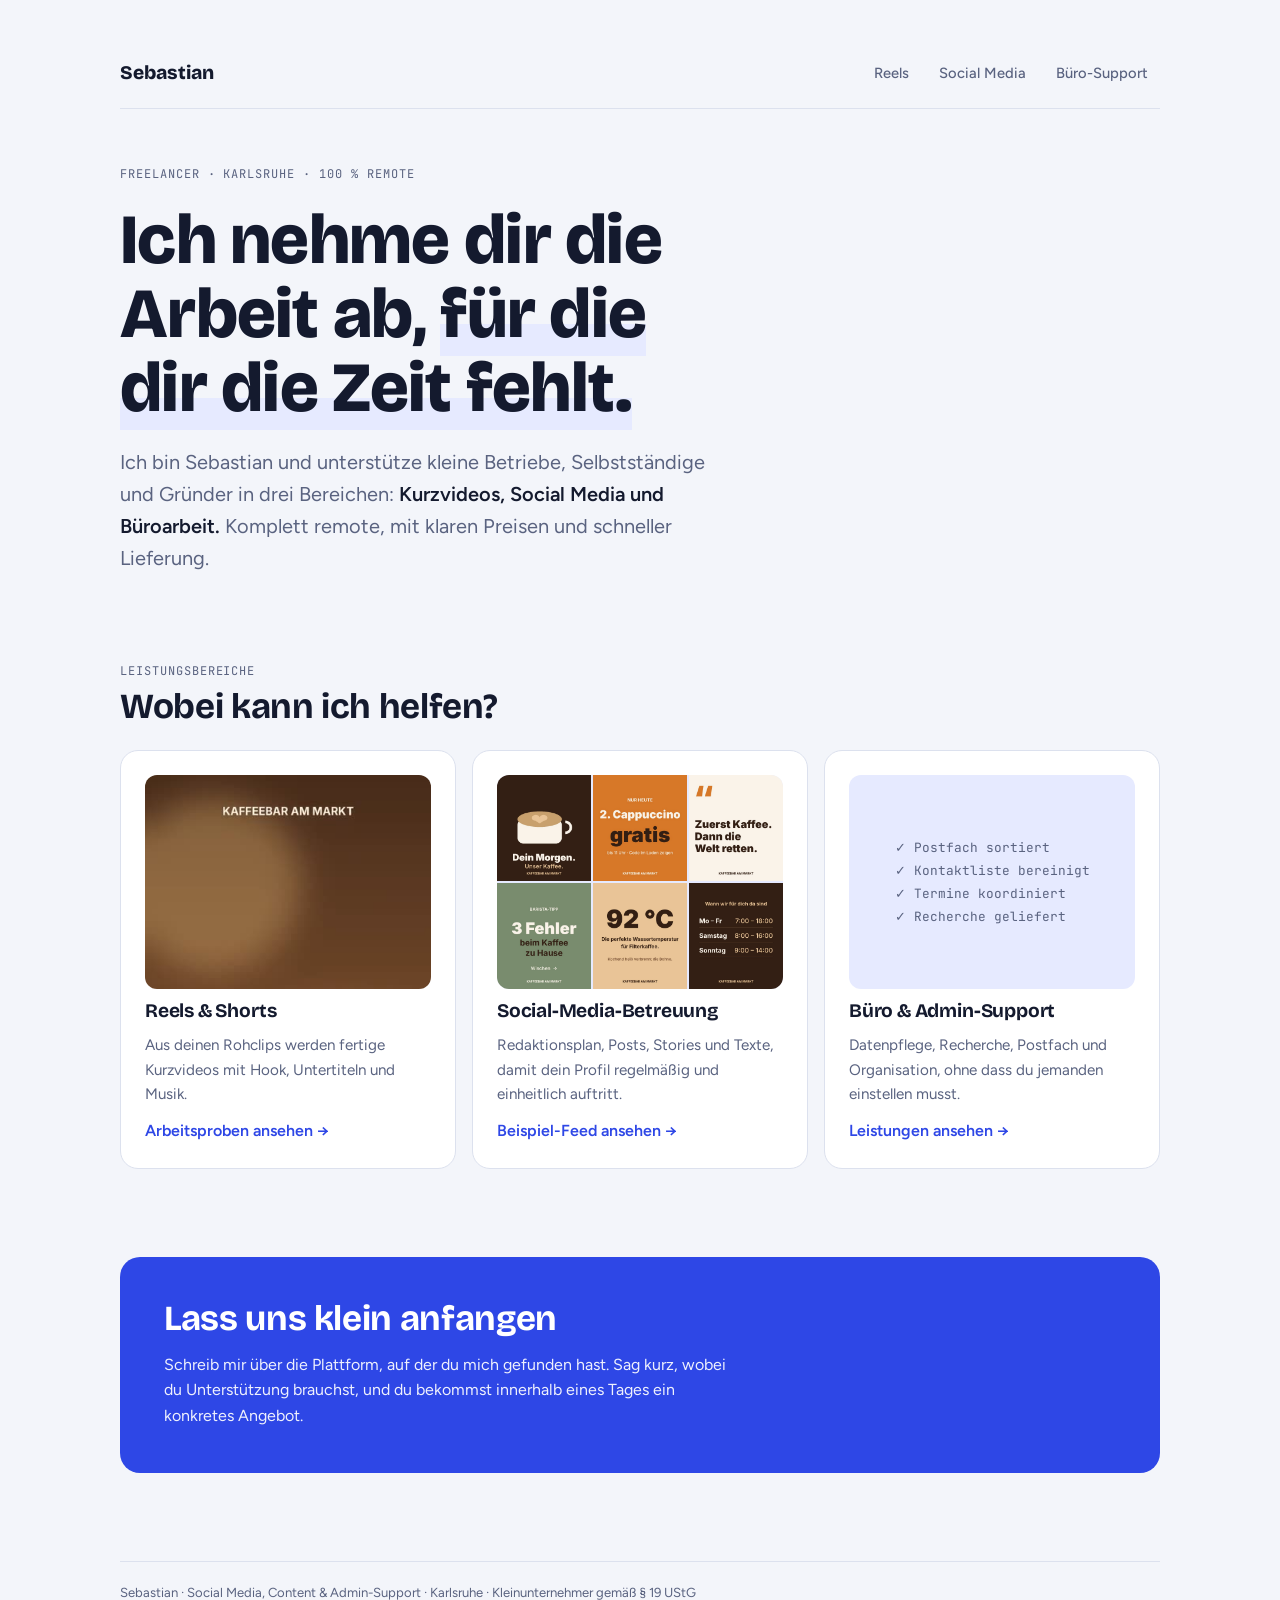
<file: index.html>
<!doctype html>
<html lang="de">
<head>
<meta charset="utf-8">
<meta name="viewport" content="width=device-width, initial-scale=1, viewport-fit=cover">
<title>Portfolio Sebastian</title>
<meta name="description" content="Sebastian – Reels-Schnitt, Social-Media-Betreuung und Büro-Support. Freelancer aus Karlsruhe, 100 % remote.">
<link rel="preconnect" href="https://fonts.googleapis.com">
<link rel="stylesheet" href="https://fonts.googleapis.com/css2?family=Bricolage+Grotesque:opsz,wght@12..96,500;12..96,700;12..96,800&family=Figtree:wght@400;500;600&family=JetBrains+Mono:wght@500&display=swap">
<link rel="stylesheet" href="style.css">
</head>
<body>
<div class="wrap">
  <div class="top">
    <nav class="nav" aria-label="Hauptnavigation">
      <a class="home" href="./">Sebastian</a>
      <ul>
        <li><a class="tab" href="reels/">Reels</a></li>
        <li><a class="tab" href="social-media/">Social Media</a></li>
        <li><a class="tab" href="office/">Büro-Support</a></li>
      </ul>
    </nav>
    <header class="hero">
      <span class="label">Freelancer · Karlsruhe · 100 % remote</span>
      <h1>Ich nehme dir die Arbeit ab, <span class="hl">für die dir die Zeit fehlt.</span></h1>
      <p class="lead">Ich bin Sebastian und unterstütze kleine Betriebe, Selbstständige und Gründer in drei Bereichen: <strong>Kurzvideos, Social Media und Büroarbeit.</strong> Komplett remote, mit klaren Preisen und schneller Lieferung.</p>
    </header>
  </div>

  <section aria-labelledby="h-areas">
    <div class="sec-head">
      <span class="label">Leistungsbereiche</span>
      <h2 id="h-areas">Wobei kann ich helfen?</h2>
    </div>
    <div class="areas">
      <a class="area" href="reels/">
        <div class="thumb"><img src="reels/cafe.jpg" alt="Ausschnitt aus einem Beispiel-Reel" loading="lazy"></div>
        <h3>Reels &amp; Shorts</h3>
        <p>Aus deinen Rohclips werden fertige Kurzvideos mit Hook, Untertiteln und Musik.</p>
        <span class="go">Arbeitsproben ansehen →</span>
      </a>
      <a class="area" href="social-media/">
        <div class="thumb grid3">
          <img src="social-media/feed/post1.jpg" alt="" loading="lazy"><img src="social-media/feed/post2.jpg" alt="" loading="lazy"><img src="social-media/feed/post3.jpg" alt="" loading="lazy">
          <img src="social-media/feed/post4.jpg" alt="" loading="lazy"><img src="social-media/feed/post5.jpg" alt="" loading="lazy"><img src="social-media/feed/post6.jpg" alt="" loading="lazy">
        </div>
        <h3>Social-Media-Betreuung</h3>
        <p>Redaktionsplan, Posts, Stories und Texte, damit dein Profil regelmäßig und einheitlich auftritt.</p>
        <span class="go">Beispiel-Feed ansehen →</span>
      </a>
      <a class="area" href="office/">
        <div class="thumb office" aria-hidden="true">✓ Postfach sortiert<br>✓ Kontaktliste bereinigt<br>✓ Termine koordiniert<br>✓ Recherche geliefert</div>
        <h3>Büro &amp; Admin-Support</h3>
        <p>Datenpflege, Recherche, Postfach und Organisation, ohne dass du jemanden einstellen musst.</p>
        <span class="go">Leistungen ansehen →</span>
      </a>
    </div>
  </section>

  <section class="contact" aria-labelledby="h-contact">
    <h2 id="h-contact">Lass uns klein anfangen</h2>
    <p>Schreib mir über die Plattform, auf der du mich gefunden hast. Sag kurz, wobei du Unterstützung brauchst, und du bekommst innerhalb eines Tages ein konkretes Angebot.</p>
  </section>

  <footer>Sebastian · Social Media, Content &amp; Admin-Support · Karlsruhe · Kleinunternehmer gemäß § 19 UStG</footer>
</div>
</body>
</html>
</file>
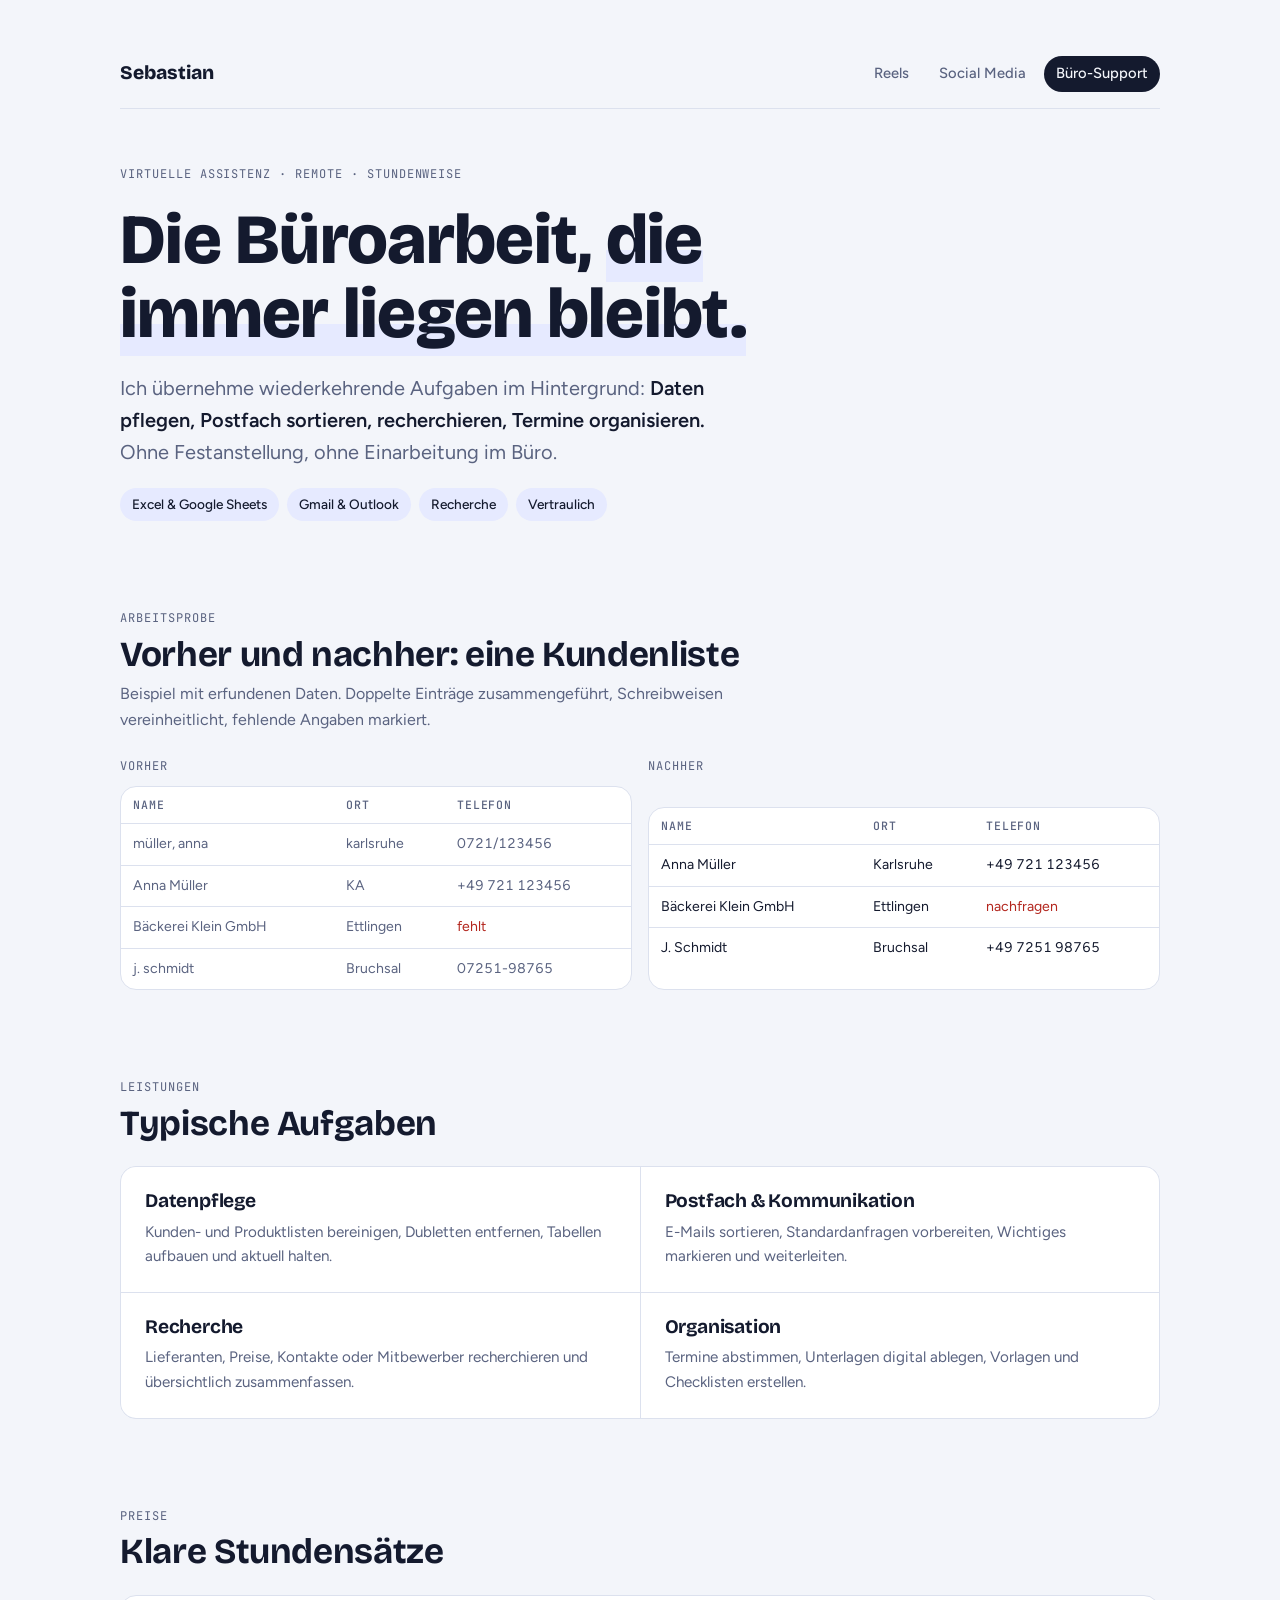
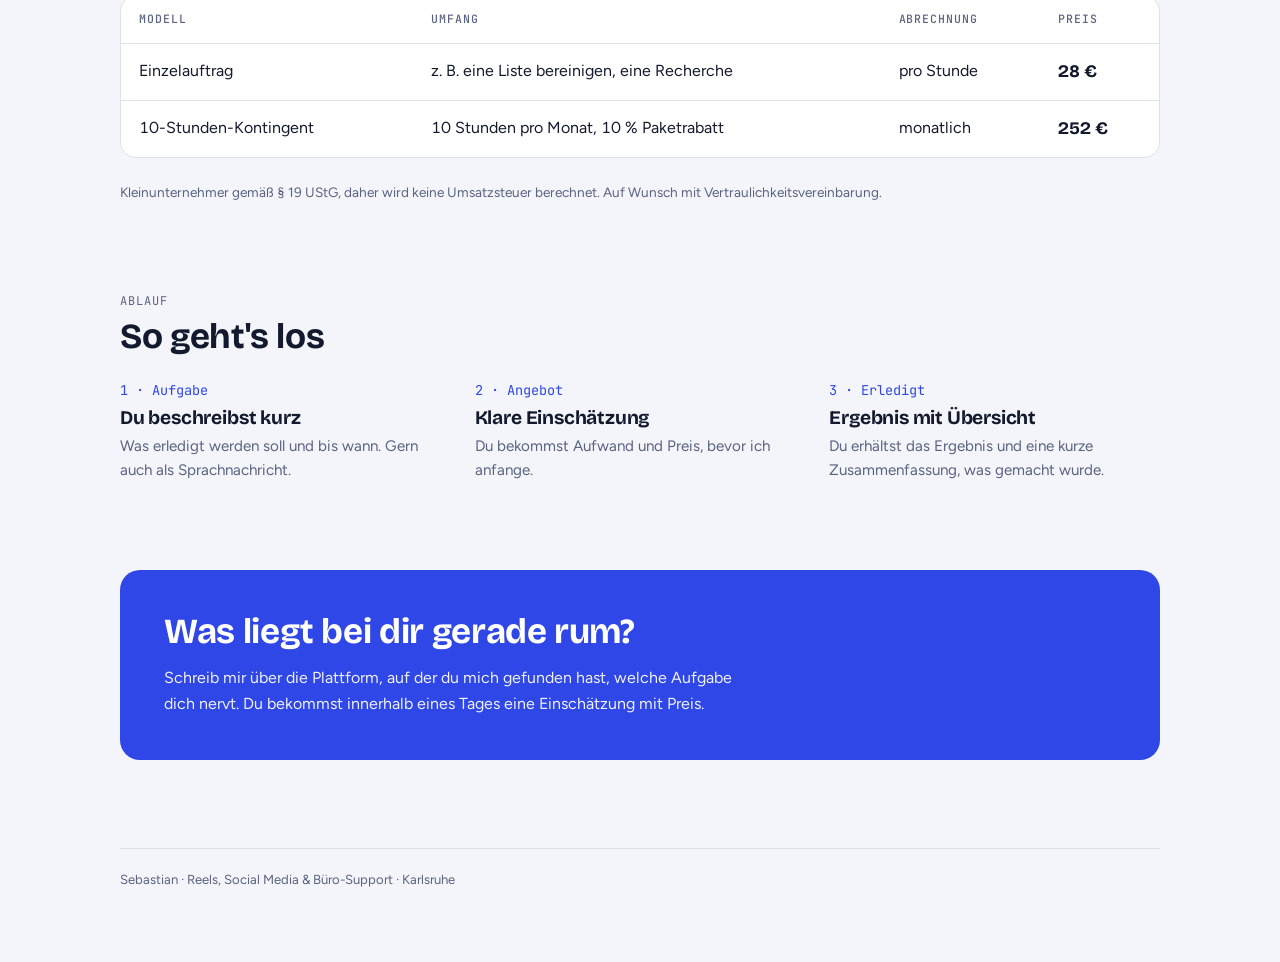
<file: office/index.html>
<!doctype html>
<html lang="de">
<head>
<meta charset="utf-8">
<meta name="viewport" content="width=device-width, initial-scale=1, viewport-fit=cover">
<title>Büro-Support · Sebastian</title>
<meta name="description" content="Virtuelle Assistenz für Selbstständige und kleine Betriebe: Datenpflege, Recherche, Postfach und Organisation. Remote, stundenweise.">
<link rel="preconnect" href="https://fonts.googleapis.com">
<link rel="stylesheet" href="https://fonts.googleapis.com/css2?family=Bricolage+Grotesque:opsz,wght@12..96,500;12..96,700;12..96,800&family=Figtree:wght@400;500;600&family=JetBrains+Mono:wght@500&display=swap">
<link rel="stylesheet" href="../style.css">
</head>
<body>
<div class="wrap">
  <div class="top">
    <nav class="nav" aria-label="Hauptnavigation">
      <a class="home" href="../">Sebastian</a>
      <ul>
        <li><a class="tab" href="../reels/">Reels</a></li>
        <li><a class="tab" href="../social-media/">Social Media</a></li>
        <li><a class="tab" href="./" aria-current="page">Büro-Support</a></li>
      </ul>
    </nav>
    <header class="hero">
      <span class="label">Virtuelle Assistenz · remote · stundenweise</span>
      <h1>Die Büroarbeit, <span class="hl">die immer liegen bleibt.</span></h1>
      <p class="lead">Ich übernehme wiederkehrende Aufgaben im Hintergrund: <strong>Daten pflegen, Postfach sortieren, recherchieren, Termine organisieren.</strong> Ohne Festanstellung, ohne Einarbeitung im Büro.</p>
      <div class="facts">
        <span class="chip">Excel &amp; Google Sheets</span>
        <span class="chip">Gmail &amp; Outlook</span>
        <span class="chip">Recherche</span>
        <span class="chip">Vertraulich</span>
      </div>
    </header>
  </div>

  <section aria-labelledby="h-ba">
    <div class="sec-head">
      <span class="label">Arbeitsprobe</span>
      <h2 id="h-ba">Vorher und nachher: eine Kundenliste</h2>
      <p>Beispiel mit erfundenen Daten. Doppelte Einträge zusammengeführt, Schreibweisen vereinheitlicht, fehlende Angaben markiert.</p>
    </div>
    <div class="ba">
      <figure>
        <figcaption>Vorher</figcaption>
        <div class="table-wrap">
          <table class="messy">
            <thead><tr><th>Name</th><th>Ort</th><th>Telefon</th></tr></thead>
            <tbody>
              <tr><td>müller, anna</td><td>karlsruhe</td><td>0721/123456</td></tr>
              <tr><td>Anna Müller</td><td>KA</td><td>+49 721 123456</td></tr>
              <tr><td>Bäckerei Klein GmbH </td><td>Ettlingen</td><td><span class="bad">fehlt</span></td></tr>
              <tr><td>j. schmidt</td><td>Bruchsal</td><td>07251-98765</td></tr>
            </tbody>
          </table>
        </div>
      </figure>
      <figure>
        <figcaption>Nachher</figcaption>
        <div class="table-wrap">
          <table>
            <thead><tr><th>Name</th><th>Ort</th><th>Telefon</th></tr></thead>
            <tbody>
              <tr><td>Anna Müller</td><td>Karlsruhe</td><td>+49 721 123456</td></tr>
              <tr><td>Bäckerei Klein GmbH</td><td>Ettlingen</td><td><span class="bad">nachfragen</span></td></tr>
              <tr><td>J. Schmidt</td><td>Bruchsal</td><td>+49 7251 98765</td></tr>
            </tbody>
          </table>
        </div>
      </figure>
    </div>
  </section>

  <section aria-labelledby="h-svc">
    <div class="sec-head">
      <span class="label">Leistungen</span>
      <h2 id="h-svc">Typische Aufgaben</h2>
    </div>
    <div class="services">
      <div class="svc"><h3>Datenpflege</h3><p>Kunden- und Produktlisten bereinigen, Dubletten entfernen, Tabellen aufbauen und aktuell halten.</p></div>
      <div class="svc"><h3>Postfach &amp; Kommunikation</h3><p>E-Mails sortieren, Standardanfragen vorbereiten, Wichtiges markieren und weiterleiten.</p></div>
      <div class="svc"><h3>Recherche</h3><p>Lieferanten, Preise, Kontakte oder Mitbewerber recherchieren und übersichtlich zusammenfassen.</p></div>
      <div class="svc"><h3>Organisation</h3><p>Termine abstimmen, Unterlagen digital ablegen, Vorlagen und Checklisten erstellen.</p></div>
    </div>
  </section>

  <section aria-labelledby="h-price">
    <div class="sec-head">
      <span class="label">Preise</span>
      <h2 id="h-price">Klare Stundensätze</h2>
    </div>
    <div class="table-wrap">
      <table>
        <thead><tr><th>Modell</th><th>Umfang</th><th>Abrechnung</th><th>Preis</th></tr></thead>
        <tbody>
          <tr><td>Einzelauftrag</td><td>z. B. eine Liste bereinigen, eine Recherche</td><td>pro Stunde</td><td class="price">28 €</td></tr>
          <tr><td>10-Stunden-Kontingent</td><td>10 Stunden pro Monat, 10 % Paketrabatt</td><td>monatlich</td><td class="price">252 €</td></tr>
        </tbody>
      </table>
    </div>
    <p class="note">Kleinunternehmer gemäß § 19 UStG, daher wird keine Umsatzsteuer berechnet. Auf Wunsch mit Vertraulichkeitsvereinbarung.</p>
  </section>

  <section aria-labelledby="h-how">
    <div class="sec-head">
      <span class="label">Ablauf</span>
      <h2 id="h-how">So geht's los</h2>
    </div>
    <div class="steps">
      <div class="step"><span class="n">1 · Aufgabe</span><h3>Du beschreibst kurz</h3><p>Was erledigt werden soll und bis wann. Gern auch als Sprachnachricht.</p></div>
      <div class="step"><span class="n">2 · Angebot</span><h3>Klare Einschätzung</h3><p>Du bekommst Aufwand und Preis, bevor ich anfange.</p></div>
      <div class="step"><span class="n">3 · Erledigt</span><h3>Ergebnis mit Übersicht</h3><p>Du erhältst das Ergebnis und eine kurze Zusammenfassung, was gemacht wurde.</p></div>
    </div>
  </section>

  <section class="contact" aria-labelledby="h-contact">
    <h2 id="h-contact">Was liegt bei dir gerade rum?</h2>
    <p>Schreib mir über die Plattform, auf der du mich gefunden hast, welche Aufgabe dich nervt. Du bekommst innerhalb eines Tages eine Einschätzung mit Preis.</p>
  </section>

  <footer>Sebastian · Reels, Social Media &amp; Büro-Support · Karlsruhe</footer>
</div>
</body>
</html>
</file>
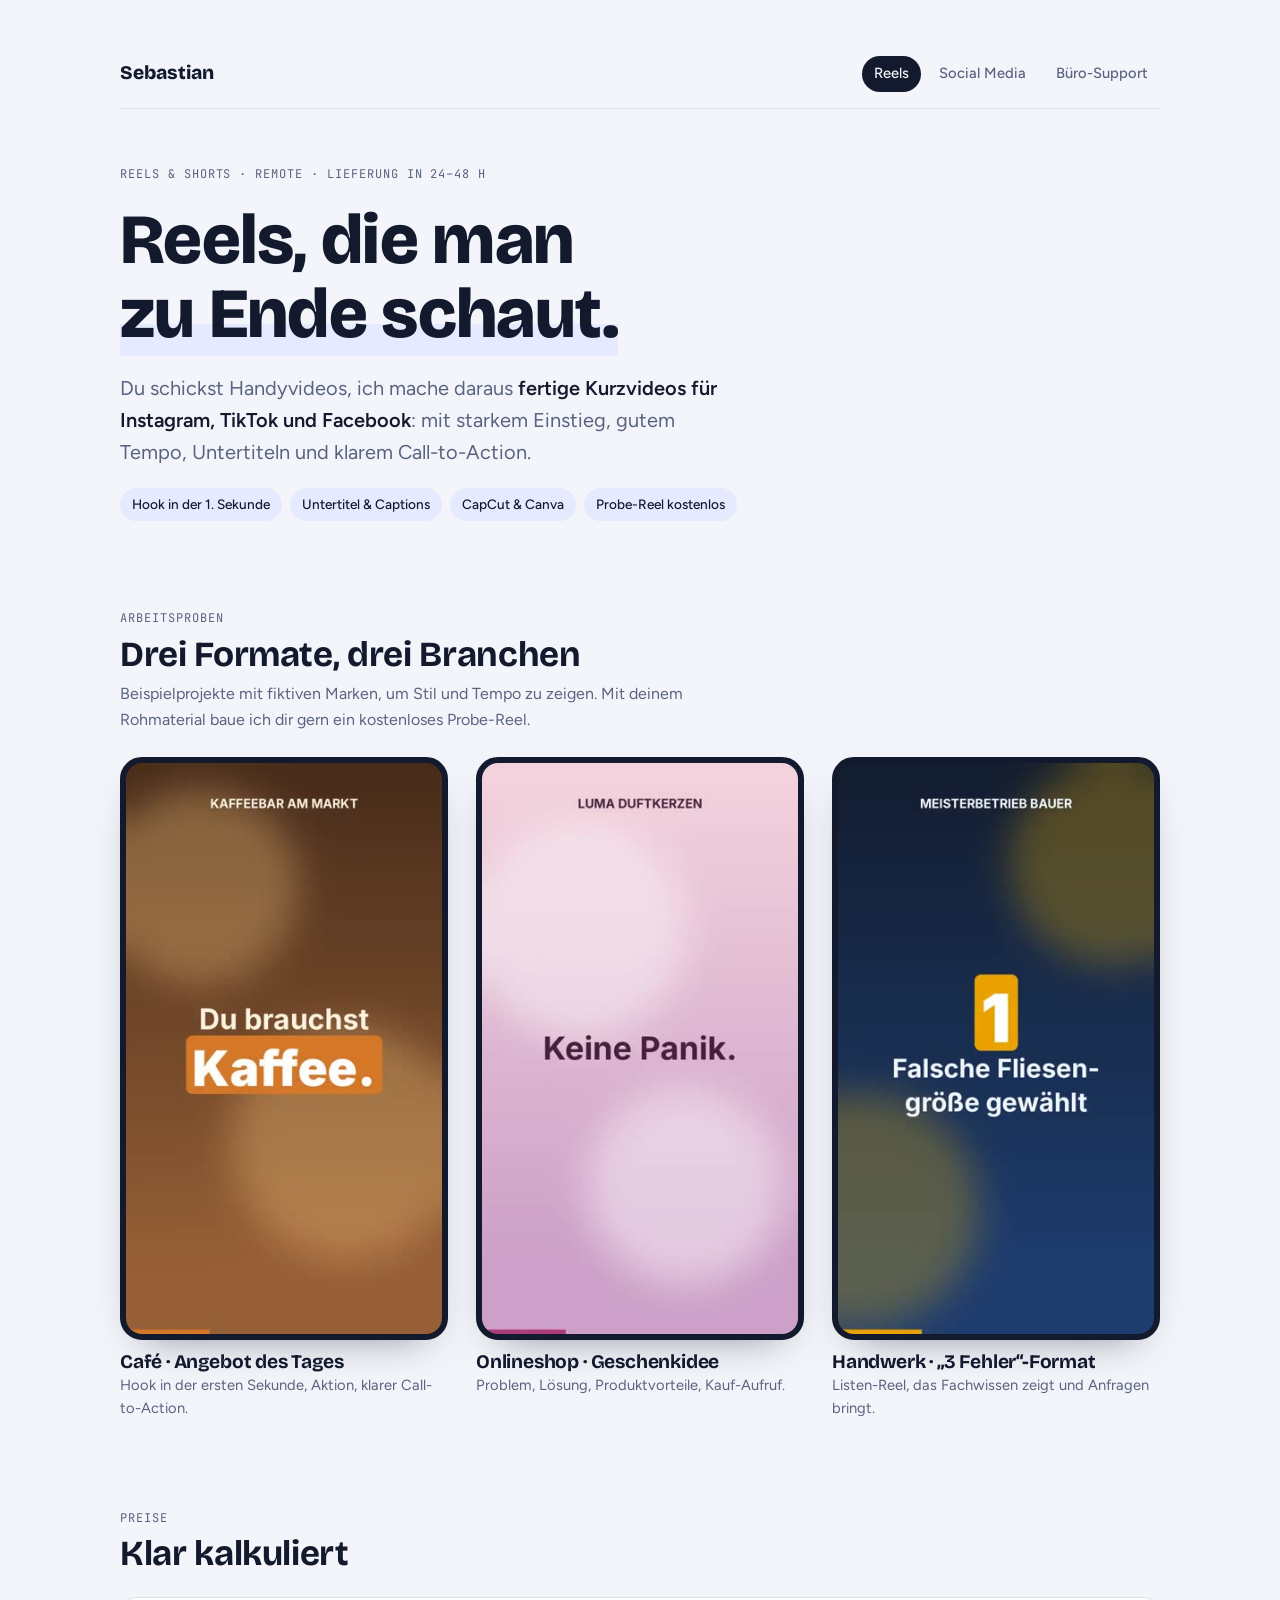
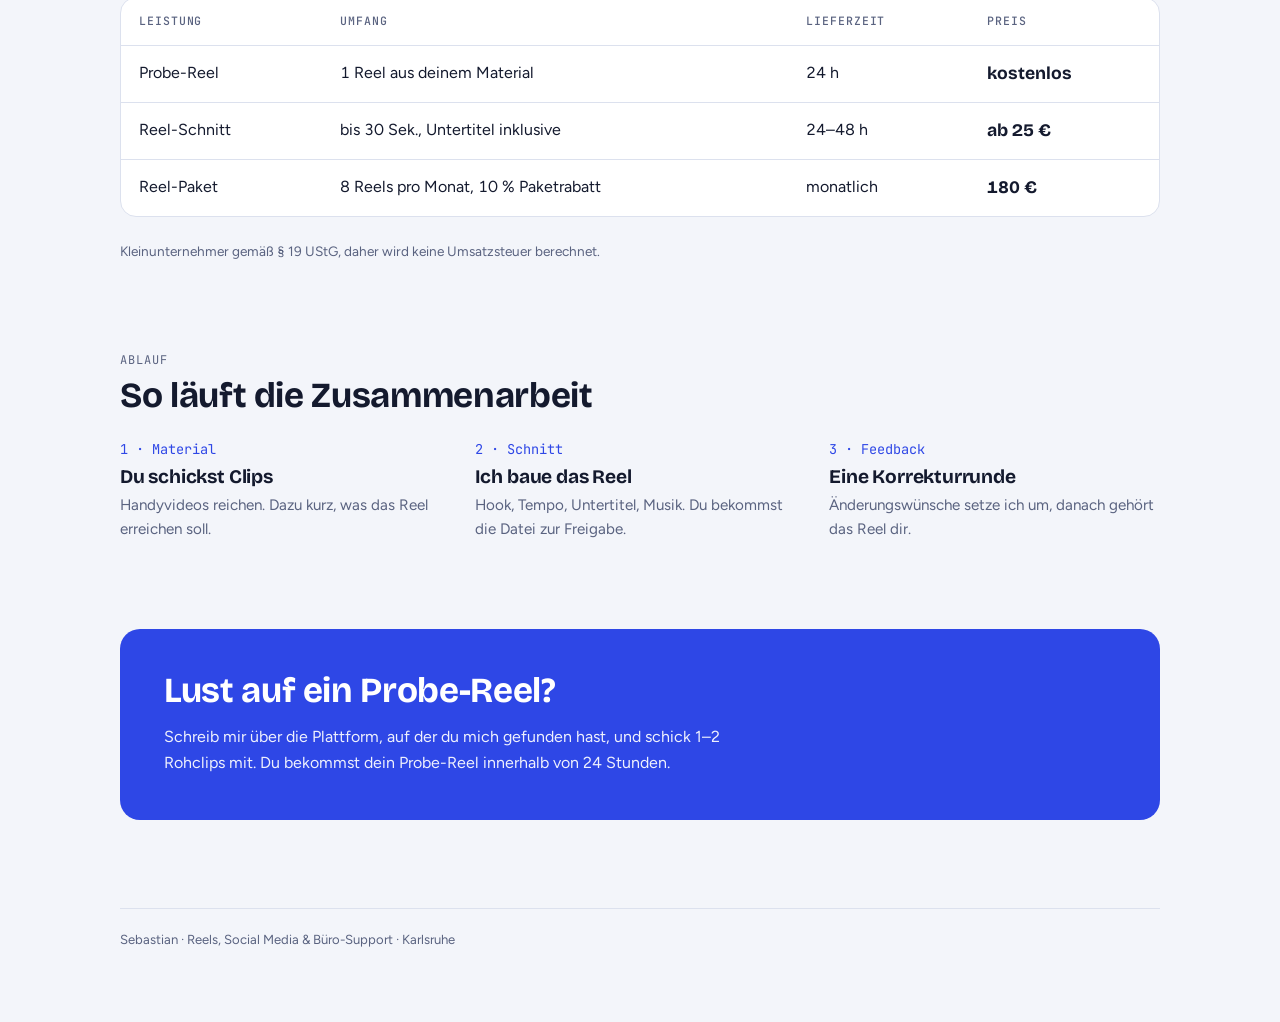
<file: reels/index.html>
<!doctype html>
<html lang="de">
<head>
<meta charset="utf-8">
<meta name="viewport" content="width=device-width, initial-scale=1, viewport-fit=cover">
<title>Reels-Schnitt · Sebastian</title>
<meta name="description" content="Reels und Shorts für Instagram, TikTok und Facebook. Schnitt, Untertitel, Hook. Ab 25 € pro Reel, kostenloses Probe-Reel.">
<link rel="preconnect" href="https://fonts.googleapis.com">
<link rel="stylesheet" href="https://fonts.googleapis.com/css2?family=Bricolage+Grotesque:opsz,wght@12..96,500;12..96,700;12..96,800&family=Figtree:wght@400;500;600&family=JetBrains+Mono:wght@500&display=swap">
<link rel="stylesheet" href="../style.css">
</head>
<body>
<div class="wrap">
  <div class="top">
    <nav class="nav" aria-label="Hauptnavigation">
      <a class="home" href="../">Sebastian</a>
      <ul>
        <li><a class="tab" href="./" aria-current="page">Reels</a></li>
        <li><a class="tab" href="../social-media/">Social Media</a></li>
        <li><a class="tab" href="../office/">Büro-Support</a></li>
      </ul>
    </nav>
    <header class="hero">
      <span class="label">Reels &amp; Shorts · remote · Lieferung in 24–48 h</span>
      <h1>Reels, die man <span class="hl">zu Ende schaut.</span></h1>
      <p class="lead">Du schickst Handyvideos, ich mache daraus <strong>fertige Kurzvideos für Instagram, TikTok und Facebook</strong>: mit starkem Einstieg, gutem Tempo, Untertiteln und klarem Call-to-Action.</p>
      <div class="facts">
        <span class="chip">Hook in der 1. Sekunde</span>
        <span class="chip">Untertitel &amp; Captions</span>
        <span class="chip">CapCut &amp; Canva</span>
        <span class="chip">Probe-Reel kostenlos</span>
      </div>
    </header>
  </div>

  <section aria-labelledby="h-reels">
    <div class="sec-head">
      <span class="label">Arbeitsproben</span>
      <h2 id="h-reels">Drei Formate, drei Branchen</h2>
      <p>Beispielprojekte mit fiktiven Marken, um Stil und Tempo zu zeigen. Mit deinem Rohmaterial baue ich dir gern ein kostenloses Probe-Reel.</p>
    </div>
    <div class="reels">
      <article class="reel">
        <div class="phone"><video src="reel_cafe.mp4" poster="cafe.jpg" autoplay muted loop playsinline aria-label="Beispiel-Reel für ein Café"></video></div>
        <div class="meta"><h3>Café · Angebot des Tages</h3><p>Hook in der ersten Sekunde, Aktion, klarer Call-to-Action.</p></div>
      </article>
      <article class="reel">
        <div class="phone"><video src="reel_kerzen.mp4" poster="kerzen.jpg" autoplay muted loop playsinline aria-label="Beispiel-Reel für einen Onlineshop"></video></div>
        <div class="meta"><h3>Onlineshop · Geschenkidee</h3><p>Problem, Lösung, Produktvorteile, Kauf-Aufruf.</p></div>
      </article>
      <article class="reel">
        <div class="phone"><video src="reel_handwerk.mp4" poster="handwerk.jpg" autoplay muted loop playsinline aria-label="Beispiel-Reel für einen Handwerksbetrieb"></video></div>
        <div class="meta"><h3>Handwerk · „3 Fehler“-Format</h3><p>Listen-Reel, das Fachwissen zeigt und Anfragen bringt.</p></div>
      </article>
    </div>
  </section>

  <section aria-labelledby="h-price">
    <div class="sec-head">
      <span class="label">Preise</span>
      <h2 id="h-price">Klar kalkuliert</h2>
    </div>
    <div class="table-wrap">
      <table>
        <thead><tr><th>Leistung</th><th>Umfang</th><th>Lieferzeit</th><th>Preis</th></tr></thead>
        <tbody>
          <tr><td>Probe-Reel</td><td>1 Reel aus deinem Material</td><td>24 h</td><td class="price">kostenlos</td></tr>
          <tr><td>Reel-Schnitt</td><td>bis 30 Sek., Untertitel inklusive</td><td>24–48 h</td><td class="price">ab 25 €</td></tr>
          <tr><td>Reel-Paket</td><td>8 Reels pro Monat, 10 % Paketrabatt</td><td>monatlich</td><td class="price">180 €</td></tr>
        </tbody>
      </table>
    </div>
    <p class="note">Kleinunternehmer gemäß § 19 UStG, daher wird keine Umsatzsteuer berechnet.</p>
  </section>

  <section aria-labelledby="h-how">
    <div class="sec-head">
      <span class="label">Ablauf</span>
      <h2 id="h-how">So läuft die Zusammenarbeit</h2>
    </div>
    <div class="steps">
      <div class="step"><span class="n">1 · Material</span><h3>Du schickst Clips</h3><p>Handyvideos reichen. Dazu kurz, was das Reel erreichen soll.</p></div>
      <div class="step"><span class="n">2 · Schnitt</span><h3>Ich baue das Reel</h3><p>Hook, Tempo, Untertitel, Musik. Du bekommst die Datei zur Freigabe.</p></div>
      <div class="step"><span class="n">3 · Feedback</span><h3>Eine Korrekturrunde</h3><p>Änderungswünsche setze ich um, danach gehört das Reel dir.</p></div>
    </div>
  </section>

  <section class="contact" aria-labelledby="h-contact">
    <h2 id="h-contact">Lust auf ein Probe-Reel?</h2>
    <p>Schreib mir über die Plattform, auf der du mich gefunden hast, und schick 1–2 Rohclips mit. Du bekommst dein Probe-Reel innerhalb von 24 Stunden.</p>
  </section>

  <footer>Sebastian · Reels, Social Media &amp; Büro-Support · Karlsruhe</footer>
</div>
</body>
</html>
</file>
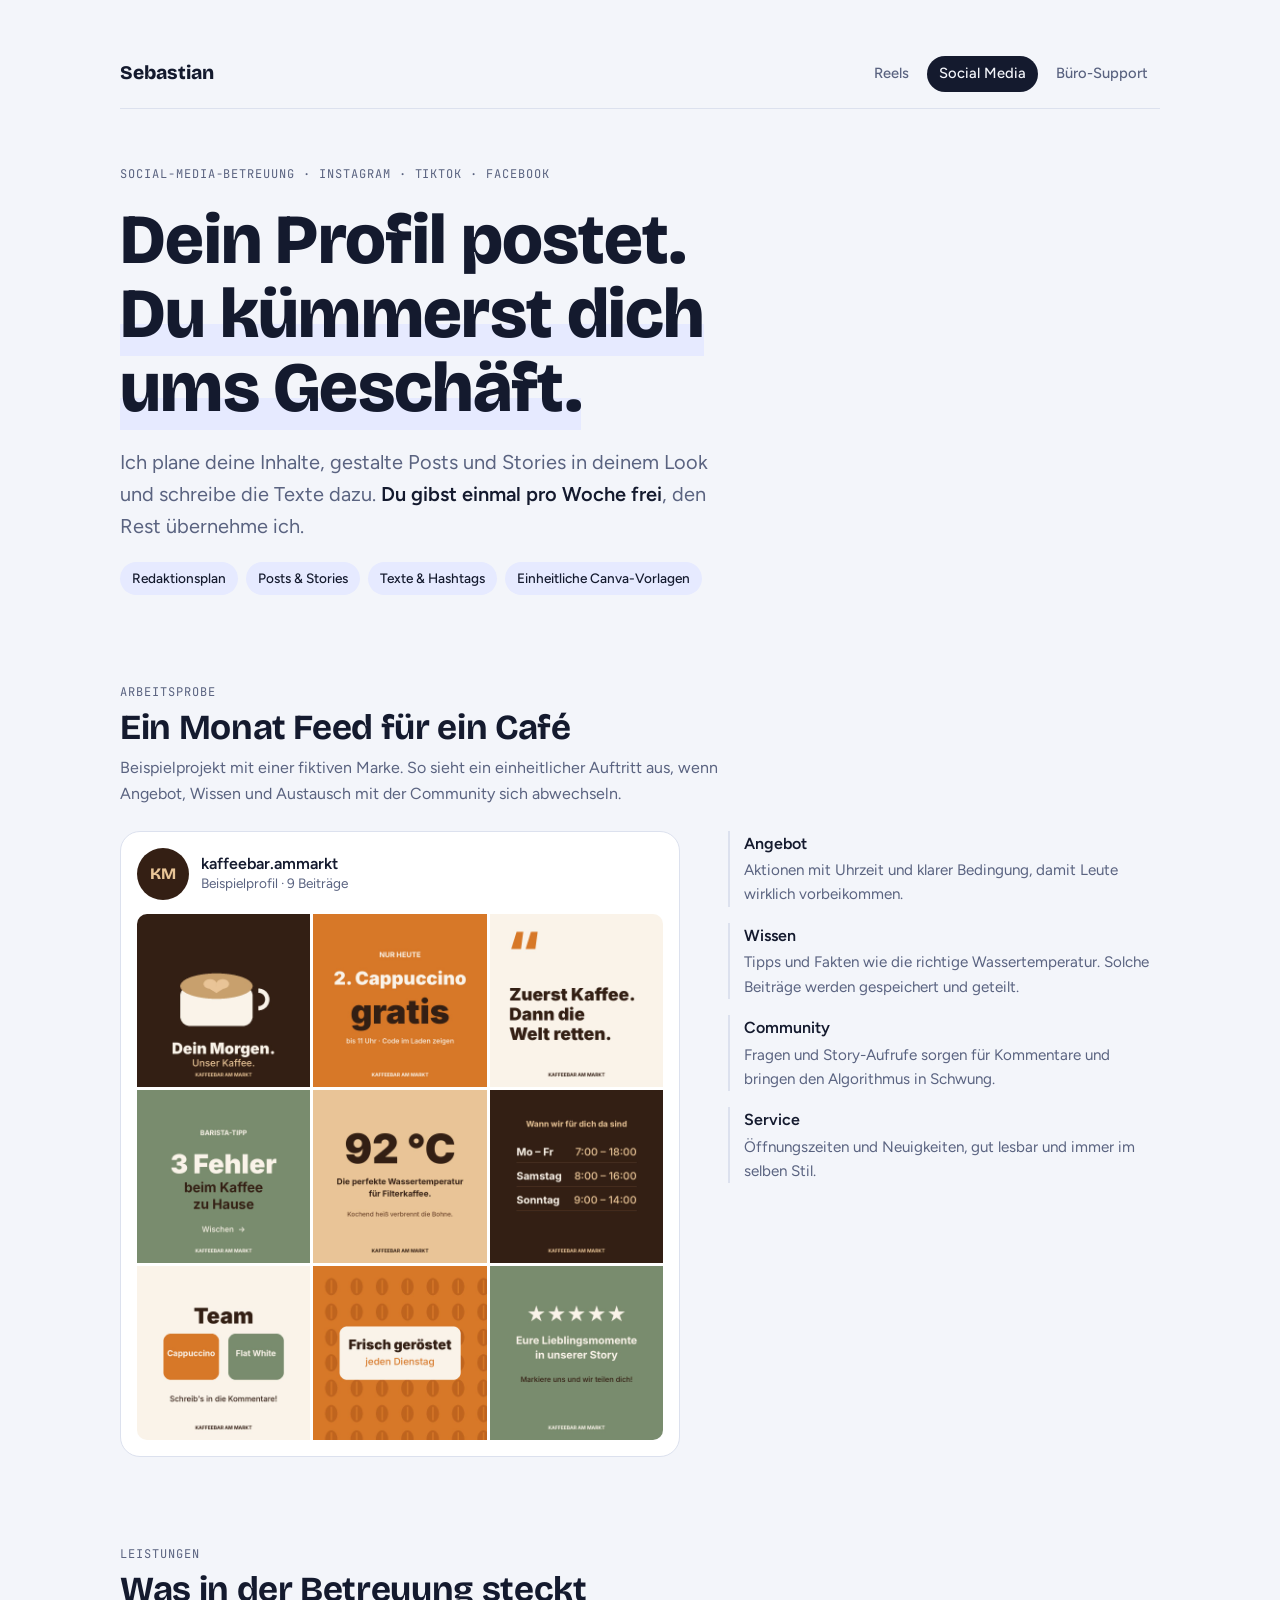
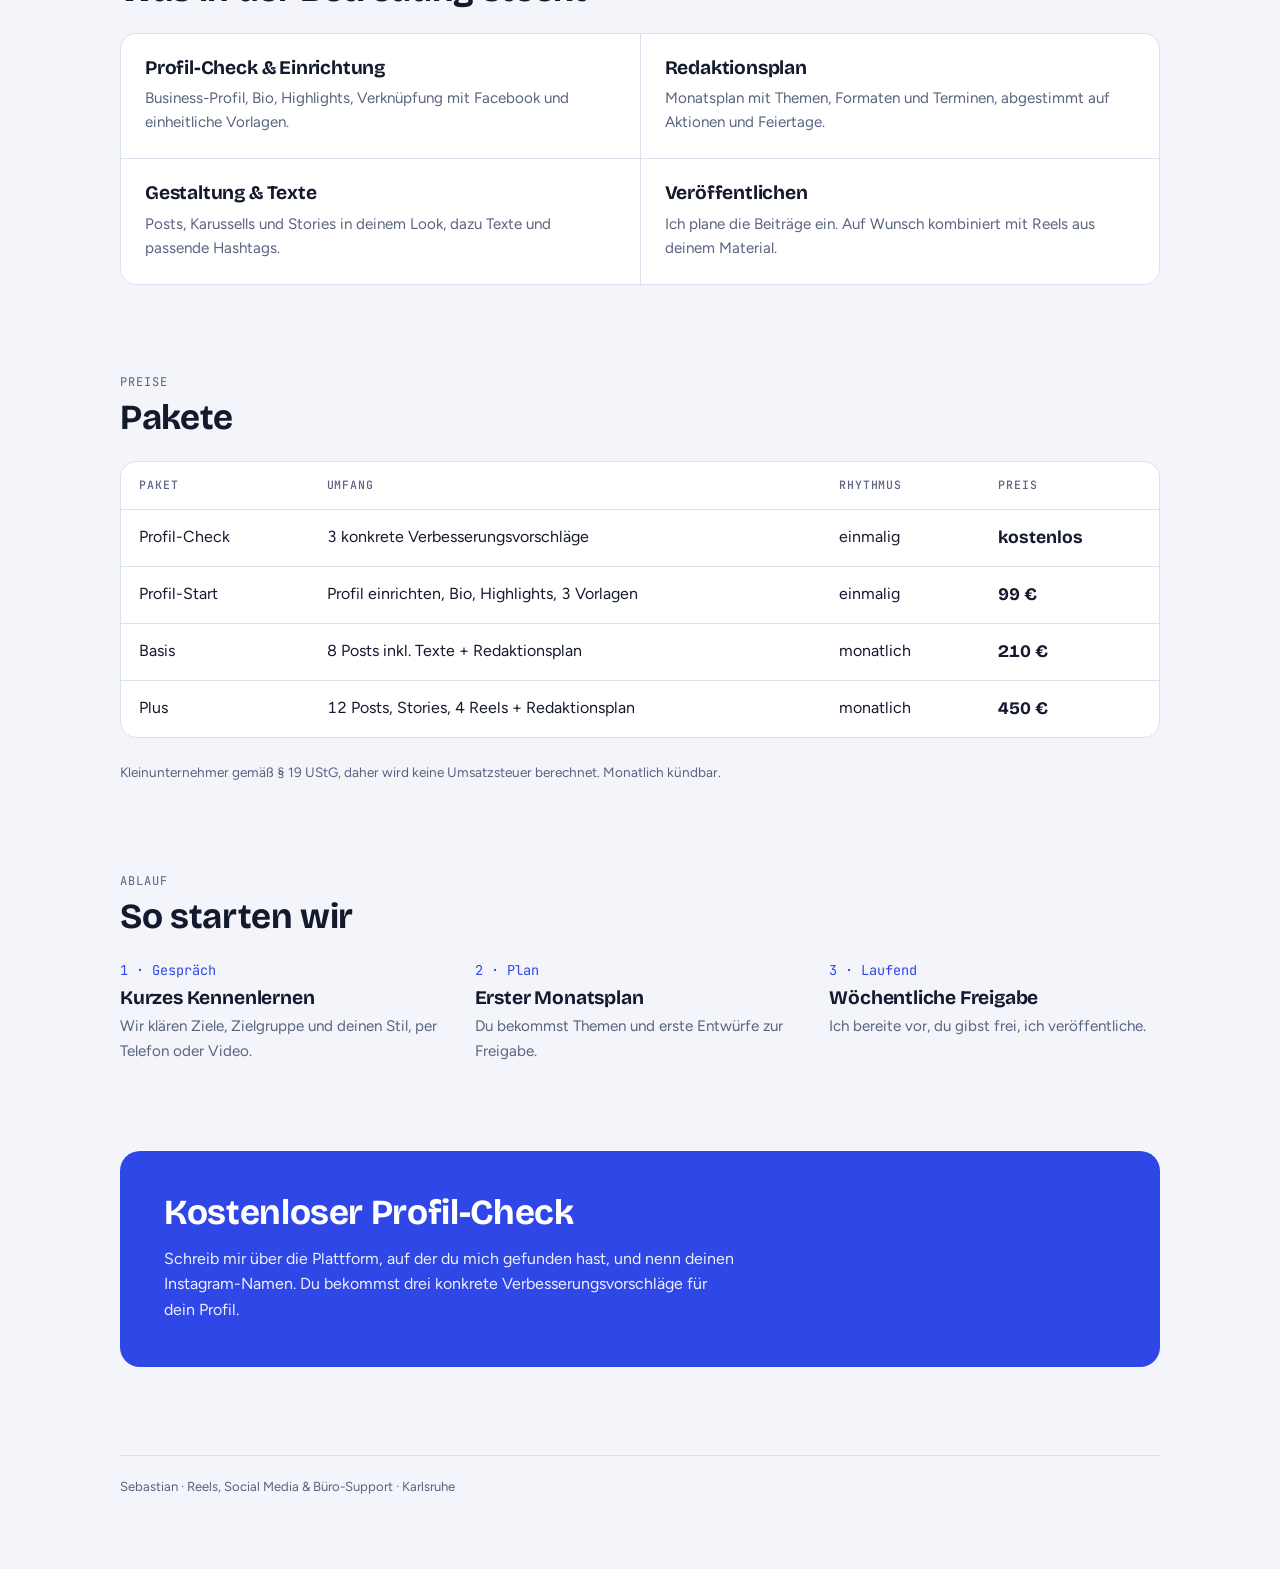
<file: social-media/index.html>
<!doctype html>
<html lang="de">
<head>
<meta charset="utf-8">
<meta name="viewport" content="width=device-width, initial-scale=1, viewport-fit=cover">
<title>Social-Media-Betreuung · Sebastian</title>
<meta name="description" content="Instagram, TikTok und Facebook für kleine Betriebe: Redaktionsplan, Posts, Stories und Texte. Remote, mit fester Monatspauschale.">
<link rel="preconnect" href="https://fonts.googleapis.com">
<link rel="stylesheet" href="https://fonts.googleapis.com/css2?family=Bricolage+Grotesque:opsz,wght@12..96,500;12..96,700;12..96,800&family=Figtree:wght@400;500;600&family=JetBrains+Mono:wght@500&display=swap">
<link rel="stylesheet" href="../style.css">
</head>
<body>
<div class="wrap">
  <div class="top">
    <nav class="nav" aria-label="Hauptnavigation">
      <a class="home" href="../">Sebastian</a>
      <ul>
        <li><a class="tab" href="../reels/">Reels</a></li>
        <li><a class="tab" href="./" aria-current="page">Social Media</a></li>
        <li><a class="tab" href="../office/">Büro-Support</a></li>
      </ul>
    </nav>
    <header class="hero">
      <span class="label">Social-Media-Betreuung · Instagram · TikTok · Facebook</span>
      <h1>Dein Profil postet. <span class="hl">Du kümmerst dich ums Geschäft.</span></h1>
      <p class="lead">Ich plane deine Inhalte, gestalte Posts und Stories in deinem Look und schreibe die Texte dazu. <strong>Du gibst einmal pro Woche frei</strong>, den Rest übernehme ich.</p>
      <div class="facts">
        <span class="chip">Redaktionsplan</span>
        <span class="chip">Posts &amp; Stories</span>
        <span class="chip">Texte &amp; Hashtags</span>
        <span class="chip">Einheitliche Canva-Vorlagen</span>
      </div>
    </header>
  </div>

  <section aria-labelledby="h-feed">
    <div class="sec-head">
      <span class="label">Arbeitsprobe</span>
      <h2 id="h-feed">Ein Monat Feed für ein Café</h2>
      <p>Beispielprojekt mit einer fiktiven Marke. So sieht ein einheitlicher Auftritt aus, wenn Angebot, Wissen und Austausch mit der Community sich abwechseln.</p>
    </div>
    <div class="feed-wrap">
      <div class="feed-frame">
        <div class="feed-head">
          <div class="avatar" aria-hidden="true">KM</div>
          <div class="who"><b>kaffeebar.ammarkt</b><span>Beispielprofil · 9 Beiträge</span></div>
        </div>
        <div class="feed">
          <img src="feed/post1.jpg" alt="Post: Dein Morgen. Unser Kaffee.">
          <img src="feed/post2.jpg" alt="Post: Nur heute, 2. Cappuccino gratis">
          <img src="feed/post3.jpg" alt="Post: Zuerst Kaffee, dann die Welt retten">
          <img src="feed/post4.jpg" alt="Post: Barista-Tipp, 3 Fehler beim Kaffee zu Hause">
          <img src="feed/post5.jpg" alt="Post: 92 °C, die perfekte Wassertemperatur">
          <img src="feed/post6.jpg" alt="Post: Öffnungszeiten">
          <img src="feed/post7.jpg" alt="Post: Team Cappuccino oder Team Flat White?">
          <img src="feed/post8.jpg" alt="Post: Frisch geröstet jeden Dienstag">
          <img src="feed/post9.jpg" alt="Post: Markiere uns in deiner Story">
        </div>
      </div>
      <ul class="annot">
        <li><b>Angebot</b><span>Aktionen mit Uhrzeit und klarer Bedingung, damit Leute wirklich vorbeikommen.</span></li>
        <li><b>Wissen</b><span>Tipps und Fakten wie die richtige Wassertemperatur. Solche Beiträge werden gespeichert und geteilt.</span></li>
        <li><b>Community</b><span>Fragen und Story-Aufrufe sorgen für Kommentare und bringen den Algorithmus in Schwung.</span></li>
        <li><b>Service</b><span>Öffnungszeiten und Neuigkeiten, gut lesbar und immer im selben Stil.</span></li>
      </ul>
    </div>
  </section>

  <section aria-labelledby="h-svc">
    <div class="sec-head">
      <span class="label">Leistungen</span>
      <h2 id="h-svc">Was in der Betreuung steckt</h2>
    </div>
    <div class="services">
      <div class="svc"><h3>Profil-Check &amp; Einrichtung</h3><p>Business-Profil, Bio, Highlights, Verknüpfung mit Facebook und einheitliche Vorlagen.</p></div>
      <div class="svc"><h3>Redaktionsplan</h3><p>Monatsplan mit Themen, Formaten und Terminen, abgestimmt auf Aktionen und Feiertage.</p></div>
      <div class="svc"><h3>Gestaltung &amp; Texte</h3><p>Posts, Karussells und Stories in deinem Look, dazu Texte und passende Hashtags.</p></div>
      <div class="svc"><h3>Veröffentlichen</h3><p>Ich plane die Beiträge ein. Auf Wunsch kombiniert mit Reels aus deinem Material.</p></div>
    </div>
  </section>

  <section aria-labelledby="h-price">
    <div class="sec-head">
      <span class="label">Preise</span>
      <h2 id="h-price">Pakete</h2>
    </div>
    <div class="table-wrap">
      <table>
        <thead><tr><th>Paket</th><th>Umfang</th><th>Rhythmus</th><th>Preis</th></tr></thead>
        <tbody>
          <tr><td>Profil-Check</td><td>3 konkrete Verbesserungsvorschläge</td><td>einmalig</td><td class="price">kostenlos</td></tr>
          <tr><td>Profil-Start</td><td>Profil einrichten, Bio, Highlights, 3 Vorlagen</td><td>einmalig</td><td class="price">99 €</td></tr>
          <tr><td>Basis</td><td>8 Posts inkl. Texte + Redaktionsplan</td><td>monatlich</td><td class="price">210 €</td></tr>
          <tr><td>Plus</td><td>12 Posts, Stories, 4 Reels + Redaktionsplan</td><td>monatlich</td><td class="price">450 €</td></tr>
        </tbody>
      </table>
    </div>
    <p class="note">Kleinunternehmer gemäß § 19 UStG, daher wird keine Umsatzsteuer berechnet. Monatlich kündbar.</p>
  </section>

  <section aria-labelledby="h-how">
    <div class="sec-head">
      <span class="label">Ablauf</span>
      <h2 id="h-how">So starten wir</h2>
    </div>
    <div class="steps">
      <div class="step"><span class="n">1 · Gespräch</span><h3>Kurzes Kennenlernen</h3><p>Wir klären Ziele, Zielgruppe und deinen Stil, per Telefon oder Video.</p></div>
      <div class="step"><span class="n">2 · Plan</span><h3>Erster Monatsplan</h3><p>Du bekommst Themen und erste Entwürfe zur Freigabe.</p></div>
      <div class="step"><span class="n">3 · Laufend</span><h3>Wöchentliche Freigabe</h3><p>Ich bereite vor, du gibst frei, ich veröffentliche.</p></div>
    </div>
  </section>

  <section class="contact" aria-labelledby="h-contact">
    <h2 id="h-contact">Kostenloser Profil-Check</h2>
    <p>Schreib mir über die Plattform, auf der du mich gefunden hast, und nenn deinen Instagram-Namen. Du bekommst drei konkrete Verbesserungsvorschläge für dein Profil.</p>
  </section>

  <footer>Sebastian · Reels, Social Media &amp; Büro-Support · Karlsruhe</footer>
</div>
</body>
</html>
</file>
<file: style.css>
/* Layout: schmale Textspalte, Arbeitsproben als Raster; jede Unterseite = ein Leistungsbereich */
:root{
  --bg:#F3F5FA; --surface:#FFFFFF; --ink:#141A2E; --muted:#5A6380; --line:#DCE1EE;
  --accent:#2E47E6; --accent-ink:#FFFFFF; --tint:#E6EAFF;
  --display:"Bricolage Grotesque", "Arial Narrow", system-ui, sans-serif;
  --body:"Figtree", system-ui, -apple-system, "Segoe UI", sans-serif;
  --mono:"JetBrains Mono", ui-monospace, "SFMono-Regular", Menlo, monospace;
  color-scheme:light;
}
@media (prefers-color-scheme: dark){:root{
  --bg:#0E1220; --surface:#161B2E; --ink:#EEF1FA; --muted:#A3ABC7; --line:#2A3150;
  --accent:#8C9BFF; --accent-ink:#0E1220; --tint:#1F2747; color-scheme:dark}}

*{box-sizing:border-box}
html{-webkit-text-size-adjust:100%}
body{margin:0;background:var(--bg);color:var(--ink);font-family:var(--body);font-size:1rem;line-height:1.6;
  padding-left:max(16px, env(safe-area-inset-left, 0px));padding-right:max(16px, env(safe-area-inset-right, 0px))}
img,video{max-width:100%}
a{color:var(--accent)}
a:focus-visible,button:focus-visible{outline:3px solid var(--accent);outline-offset:3px;border-radius:6px}
.wrap{max-width:1040px;margin:0 auto;padding-block:clamp(24px,5vw,56px) clamp(32px,6vw,72px);display:grid;gap:clamp(48px,8vw,88px)}
h1,h2,h3{font-family:var(--display);line-height:1.05;margin:0;text-wrap:balance;letter-spacing:-.01em}
h1{font-size:clamp(2.4rem,7vw,4.4rem);font-weight:800}
h2{font-size:clamp(1.6rem,3.6vw,2.2rem);font-weight:700}
h3{font-size:1.2rem;font-weight:700}
p{margin:0}
.label{font-family:var(--mono);font-size:.75rem;letter-spacing:.08em;text-transform:uppercase;color:var(--muted)}

/* Navigation */
.nav{display:flex;flex-wrap:wrap;align-items:center;justify-content:space-between;gap:12px 20px;padding-bottom:16px;border-bottom:1px solid var(--line)}
.nav .home{font-family:var(--display);font-weight:800;font-size:1.2rem;color:var(--ink);text-decoration:none}
.nav ul{display:flex;flex-wrap:wrap;gap:6px;list-style:none;margin:0;padding:0}
.nav a.tab{display:block;padding:6px 12px;border-radius:999px;color:var(--muted);text-decoration:none;font-weight:500;font-size:.92rem}
.nav a.tab:hover{color:var(--ink);background:var(--tint)}
.nav a.tab[aria-current="page"]{background:var(--ink);color:var(--bg)}
.top{display:grid;gap:clamp(32px,6vw,56px)}

header.hero{display:grid;gap:20px;max-width:46rem}
header.hero .lead{font-size:clamp(1.05rem,2.2vw,1.25rem);color:var(--muted);max-width:38rem}
header.hero .lead strong{color:var(--ink);font-weight:600}
.facts{display:flex;flex-wrap:wrap;gap:8px}
.chip{font-size:.85rem;font-weight:500;padding:6px 12px;border-radius:999px;background:var(--tint);color:var(--ink)}
.hl{background:linear-gradient(transparent 62%, var(--tint) 62%)}

section{display:grid;gap:24px}
.sec-head{display:grid;gap:8px;max-width:40rem}
.sec-head p{color:var(--muted)}

/* Reels */
.reels{display:grid;grid-template-columns:repeat(3,minmax(0,1fr));gap:clamp(12px,2.5vw,28px)}
.reel{display:grid;gap:12px;min-width:0;align-content:start}
.phone{position:relative;aspect-ratio:9/16;max-width:100%;border-radius:22px;overflow:hidden;background:var(--ink);
  border:6px solid var(--ink);box-shadow:0 18px 40px -24px rgba(20,26,46,.55)}
.phone video{width:100%;height:100%;object-fit:cover;display:block}
.meta{display:grid;gap:2px}
.meta p{font-size:.92rem;color:var(--muted)}

/* Feed */
.feed-frame{max-width:560px;width:100%;background:var(--surface);border:1px solid var(--line);border-radius:20px;padding:16px;display:grid;gap:14px}
.feed-head{display:flex;align-items:center;gap:12px}
.avatar{width:52px;height:52px;border-radius:50%;background:#341F14;display:grid;place-items:center;color:#E8C496;font-family:var(--display);font-weight:800;flex:none}
.feed-head .who{display:grid;line-height:1.3;min-width:0}
.feed-head .who b{font-weight:600}
.feed-head .who span{font-size:.85rem;color:var(--muted)}
.feed{display:grid;grid-template-columns:repeat(3,minmax(0,1fr));gap:3px;border-radius:10px;overflow:hidden}
.feed img{display:block;width:100%;aspect-ratio:1/1;object-fit:cover}
.feed-wrap{display:grid;grid-template-columns:minmax(0,560px) minmax(0,1fr);gap:clamp(20px,4vw,48px);align-items:start}
.annot{display:grid;gap:16px;list-style:none;margin:0;padding:0}
.annot li{display:grid;gap:2px;padding-left:14px;border-left:2px solid var(--line)}
.annot li b{font-weight:600}
.annot li span{color:var(--muted);font-size:.95rem}

/* Kacheln, Tabellen, Ablauf */
.services{display:grid;grid-template-columns:repeat(2,minmax(0,1fr));gap:1px;background:var(--line);border:1px solid var(--line);border-radius:16px;overflow:hidden}
.svc{background:var(--surface);padding:24px;display:grid;gap:8px;align-content:start;min-width:0}
.svc p{color:var(--muted);font-size:.95rem}
.table-wrap{overflow-x:auto;border:1px solid var(--line);border-radius:16px;background:var(--surface)}
table{width:100%;border-collapse:collapse;min-width:520px;font-variant-numeric:tabular-nums}
th,td{text-align:left;padding:14px 18px;border-bottom:1px solid var(--line);vertical-align:top}
th{font-family:var(--mono);font-size:.72rem;letter-spacing:.08em;text-transform:uppercase;color:var(--muted);font-weight:500}
tr:last-child td{border-bottom:0}
td.price{font-family:var(--display);font-weight:700;font-size:1.1rem;white-space:nowrap}
.note{font-size:.85rem;color:var(--muted)}
.steps{display:grid;grid-template-columns:repeat(3,minmax(0,1fr));gap:24px}
.step{display:grid;gap:6px;min-width:0;align-content:start}
.step .n{font-family:var(--mono);color:var(--accent);font-size:.85rem}
.step p{color:var(--muted);font-size:.95rem}

/* Office: Vorher/Nachher */
.ba{display:grid;grid-template-columns:repeat(2,minmax(0,1fr));gap:16px}
.ba figure{margin:0;display:grid;gap:10px;min-width:0}
.ba figcaption{font-family:var(--mono);font-size:.75rem;letter-spacing:.08em;text-transform:uppercase;color:var(--muted)}
.ba .table-wrap table{min-width:340px;font-size:.88rem}
.ba .table-wrap td,.ba .table-wrap th{padding:9px 12px}
.messy td{color:var(--muted)}
.bad{color:#B3261E}
@media (prefers-color-scheme: dark){.bad{color:#FF8A80}}

/* Startseite */
.areas{display:grid;grid-template-columns:repeat(3,minmax(0,1fr));gap:16px}
.area{display:grid;gap:12px;align-content:start;padding:24px;background:var(--surface);border:1px solid var(--line);border-radius:18px;color:inherit;text-decoration:none;transition:border-color .15s, transform .15s}
.area:hover{border-color:var(--accent);transform:translateY(-2px)}
.area p{color:var(--muted);font-size:.95rem}
.area .go{font-weight:600;color:var(--accent)}
.thumb{aspect-ratio:4/3;max-width:100%;border-radius:12px;overflow:hidden;background:var(--tint);display:grid}
.thumb img{width:100%;height:100%;object-fit:cover;display:block}
.thumb.grid3{grid-template-columns:repeat(3,1fr);gap:2px}
.thumb.office{place-items:center;font-family:var(--mono);font-size:.8rem;color:var(--muted);padding:16px;text-align:left;line-height:1.8}

.contact{background:var(--accent);color:var(--accent-ink);border-radius:20px;padding:clamp(24px,5vw,44px);display:grid;gap:14px}
.contact p{max-width:36rem;opacity:.92}
footer{font-size:.82rem;color:var(--muted);border-top:1px solid var(--line);padding-top:20px}

@media (max-width:820px){
  .areas{grid-template-columns:1fr}
  .feed-wrap{grid-template-columns:1fr}
}
@media (max-width:760px){
  .reels{grid-template-columns:repeat(3,minmax(150px,1fr));overflow-x:auto;scroll-snap-type:x mandatory;padding-bottom:6px}
  .reel{scroll-snap-align:start}
  .services,.steps,.ba{grid-template-columns:1fr}
}
@media (max-width:480px){ .reels{grid-template-columns:repeat(3,72%)} }
@media (prefers-reduced-motion: reduce){ .area{transition:none} .area:hover{transform:none} }
</file>
